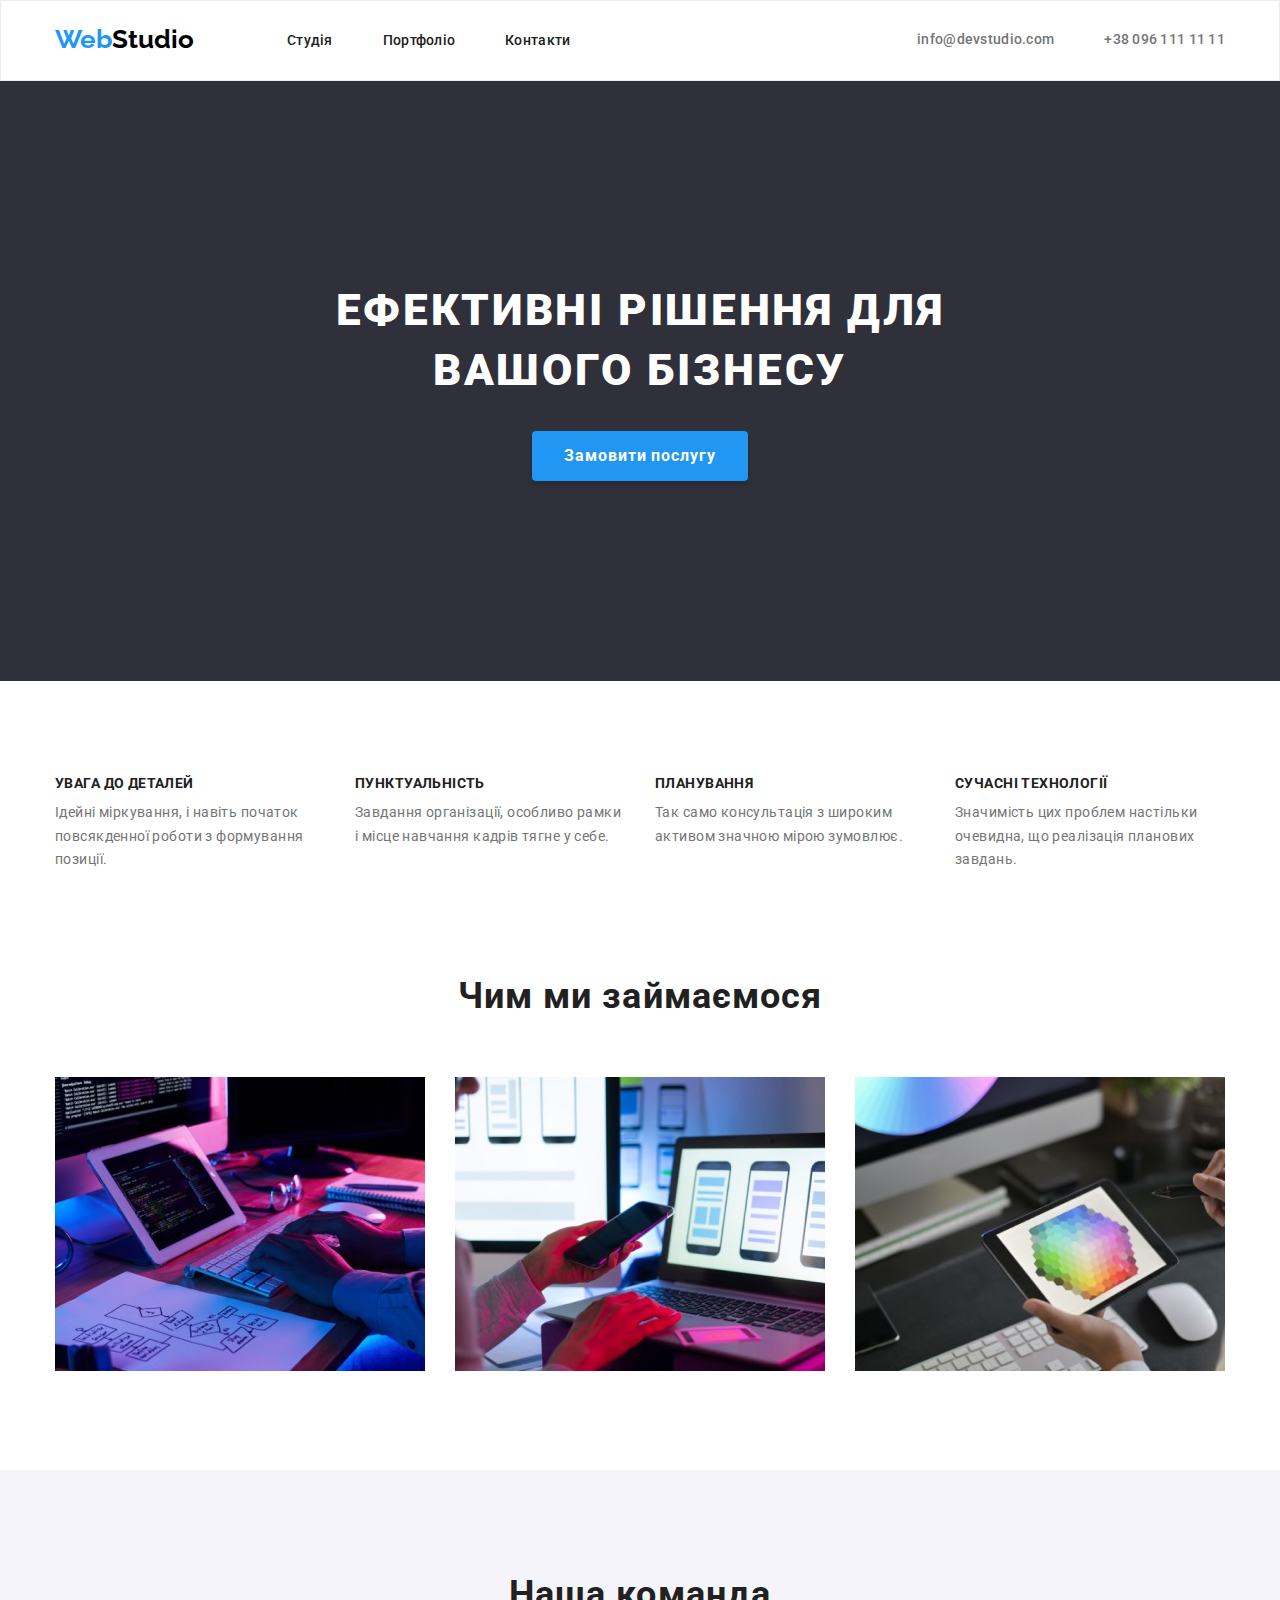
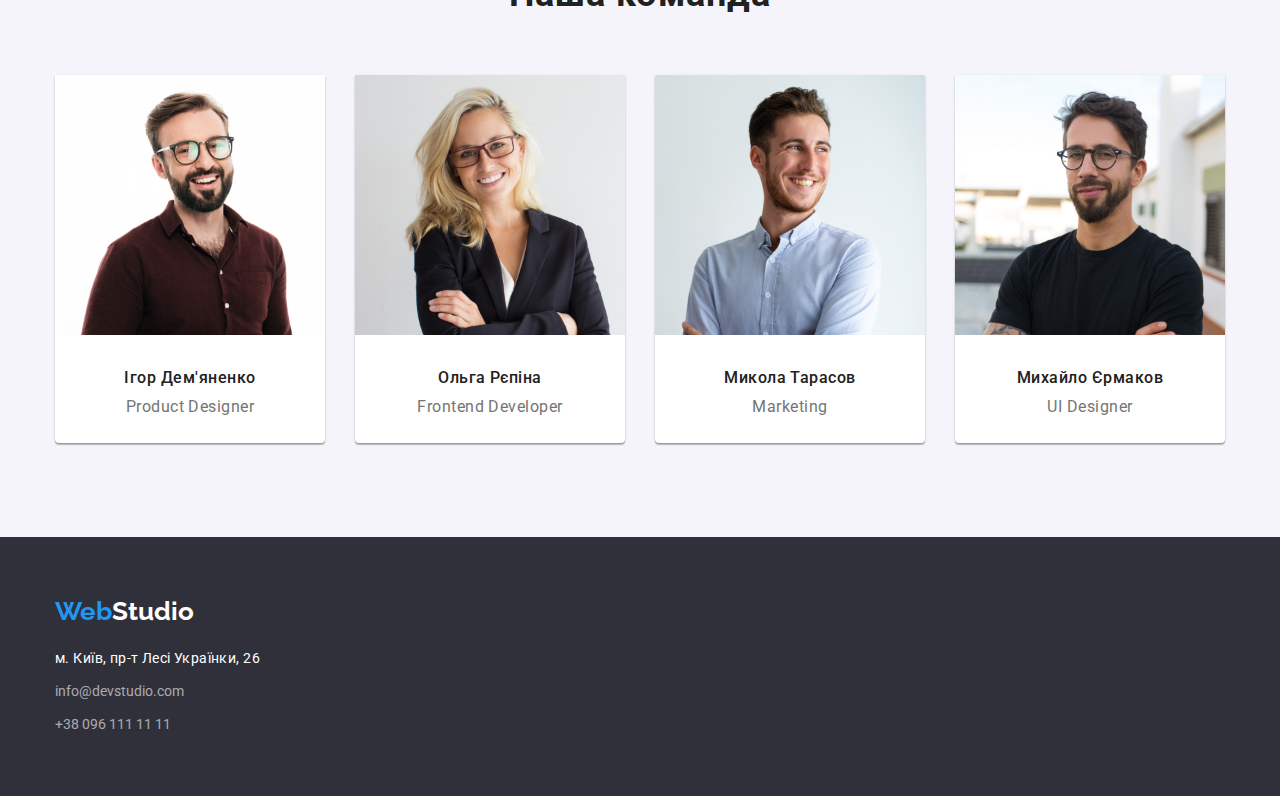
<file: index.html>
<!DOCTYPE html>
<html lang="uk">

<head>
  <meta charset="UTF-8">
  <meta name="viewport" content="width=device-width, initial-scale=1.0">
  <link href="https://fonts.googleapis.com/css2?family=Raleway:wght@700&family=Roboto:wght@400;500;700;900&display=swap"
    rel="stylesheet">
  <link rel="stylesheet" href="./css/modern-normalize.css">
  <link rel="stylesheet" href="./css/styles.css">
  <title>Студія</title>
</head>

<body>

  <!--Header-->
  <header>
    <div class="container header-wrapper">
      <nav class="nav">
        <a class="logo-col" href="./index.html"><span class="logo">Web</span>Studio</a>
        <ul class="nav-list">
          <li><a class="link" href="./index.html">Студія</a></li>
          <li><a class="link" href="./portfolio.html">Портфоліо</a></li>
          <li><a class="link link-cont" href="#">Контакти</a></li>
        </ul>
      </nav>
      <ul class="contacts-list">
        <li><a class="contacts" href="mailto:info@devstudio.com">info@devstudio.com</a></li>
        <li><a class="contacts contacts-tel" href="tel:+380961111111">+38 096 111 11 11</a></li>
      </ul>
    </div>

  </header>

  <!--Main content-->

  <main>

    <section class="section first-block">

      <h1 class="blocktext">ЕФЕКТИВНІ РІШЕННЯ ДЛЯ ВАШОГО БІЗНЕСУ</h1>
      <button class="order-btn">Замовити послугу</button>

    </section>

    <section class="section section-content">
      <div class="container">
        <!--<h2>Наші переваги</h2>-->
        <ul class="features-box">
          <li class="feature">
            <h3 class="benefits">УВАГА ДО ДЕТАЛЕЙ</h3>
            <p class="text">
              Ідейні міркування, і навіть початок повсякденної роботи з формування позиції.
            </p>
          </li>
          <li class="feature">
            <h3 class="benefits">ПУНКТУАЛЬНІСТЬ</h3>
            <p class="text">
              Завдання організації, особливо рамки і місце навчання кадрів тягне у себе.
            </p>
          </li>
          <li class="feature">
            <h3 class="benefits">ПЛАНУВАННЯ</h3>
            <p class="text">
              Так само консультація з широким активом значною мірою зумовлює.
            </p>
          </li>
          <li class="feature">
            <h3 class="benefits">СУЧАСНІ ТЕХНОЛОГІЇ</h3>
            <p class="text">
              Значимість цих проблем настільки очевидна, що реалізація планових завдань.
            </p>
          </li>
        </ul>
      </div>
    </section>
    <section class="section">
      <div class="container">
        <h2 class="large-header">Чим ми займаємося</h2>
        <ul class="work-photo">
          <li class="specialty">
            <img src="./images/index/img.jpg" alt="Програмування" width="370">
          </li>
          <li class="specialty">
            <img src="./images/index/img2.jpg" alt="Розробка додатків" width="370">
          </li>
          <li class="specialty">
            <img src="./images/index/img3.jpg" alt="Веб-дизайн" width="370">
          </li>
        </ul>
      </div>
    </section>

    <section class="section team">
      <div class="container container-team">
        <h2 class="large-header">Наша команда</h2>
        <ul class="cards-set">
          <li class="card">
            <img src="./images/index/photo1.jpg" alt="Працівник Игорь" width="270">
            <h3 class="name">Ігор Дем'яненко</h3>
            <p class="position">Product Designer</p>
          </li>
          <li class="card">
            <img src="./images/index/photo2.jpg" alt="Працівник Ольга" width="270">
            <h3 class="name">Ольга Рєпіна</h3>
            <p class="position">Frontend Developer</p>
          </li>
          <li class="card">
            <img src="./images/index/photo3.jpg" alt="Працівник Николай" width="270">
            <h3 class="name">Микола Тарасов</h3>
            <p class="position">Marketing</p>
          </li>
          <li class="card">
            <img src="./images/index/photo4.jpg" alt="Працівник Михаил" width="270">
            <h3 class="name">Михайло Єрмаков</h3>
            <p class="position">UI Designer</p>
          </li>
        </ul>
      </div>
    </section>


  </main>
  <footer class="footer">
    <div class="container">
      <a class="footer-logo" href="./index.html"><span class="logo">Web</span>Studio</a>
      <address>
        <a class="footer-item" href="https://goo.gl/maps/DmpzDfKuA3Ak4CY98" target="_blank" rel="noopener noreferrer">м.
          Київ, пр-т Лесі
          Українки, 26</a>
        <a class="footer-contacts" href="mailto:info@devstudio.com">info@devstudio.com</a>
        <a class="footer-contacts" href="tel:+380961111111">+38 096 111 11 11</a>
      </address>
    </div>

  </footer>
</body>

</html>
</file>
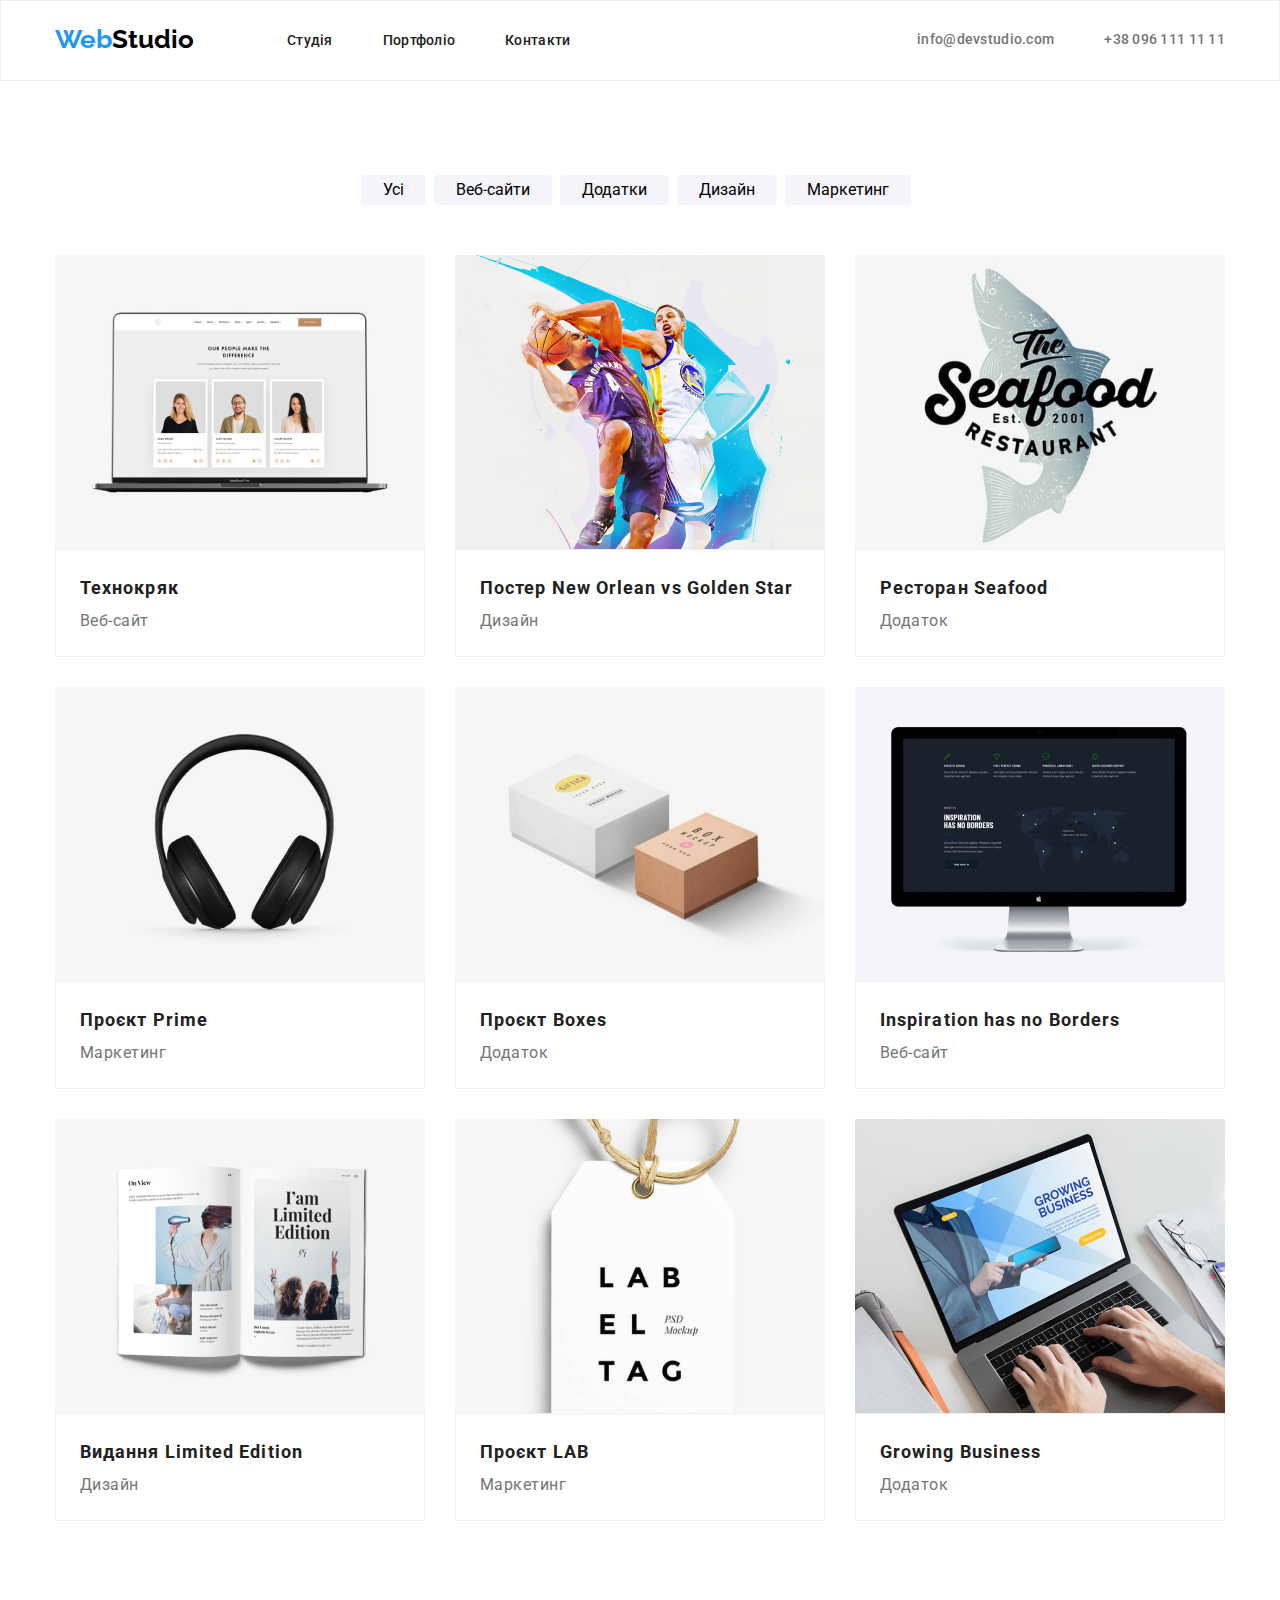
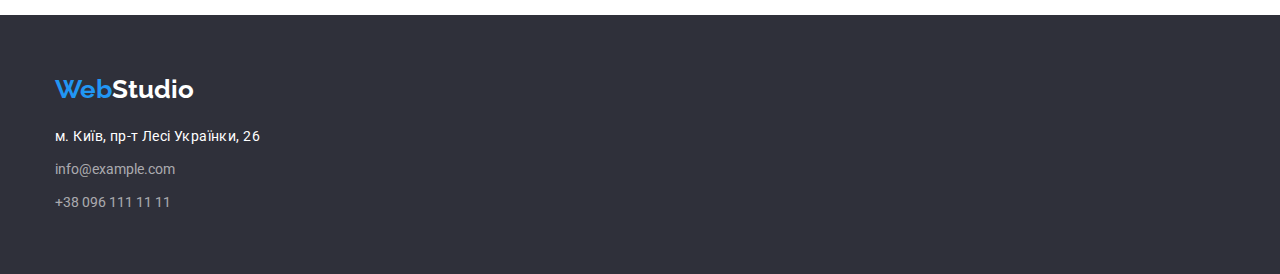
<file: portfolio.html>
<!DOCTYPE html>
<html lang="uk">

<head>
    <meta charset="UTF-8">
    <meta http-equiv="X-UA-Compatible" content="IE=edge">
    <meta name="viewport" content="width=device-width, initial-scale=1.0">
    <link
        href="https://fonts.googleapis.com/css2?family=Raleway:wght@700&family=Roboto:wght@400;500;700;900&display=swap"
        rel="stylesheet">
    <link rel="stylesheet" href="./css/modern-normalize.css">
    <link rel="stylesheet" href="./css/styles.css">
    <title>Portfolio</title>
</head>

<body>
    <header>
        <div class="container header-wrapper">
            <nav class="nav">
                <a class="logo-col" href="./index.html"><span class="logo">Web</span>Studio</a>
                <ul class="nav-list">
                    <li><a class="link" href="./index.html">Студія</a></li>
                    <li><a class="link" href="./portfolio.html">Портфоліо</a></li>
                    <li><a class="link link-cont" href="#">Контакти</a></li>
                </ul>
            </nav>
            <ul class="contacts-list">
                <li><a class="contacts" href="mailto:info@devstudio.com">info@devstudio.com</a></li>
                <li><a class="contacts contacts-tel" href="tel:+380961111111">+38 096 111 11 11</a></li>
            </ul>
        </div>

    </header>

    <main class="main">
        <!-- <h1>Портфолио</h1> -->
        <section class="section">

            <div class="container">
                <ul class="filter-list">
                    <li class="filter-item"><button class="filter-btn" type="button">Усі</button></li>
                    <li class="filter-item"><button class="filter-btn" type="button">Веб-сайти</button></li>
                    <li class="filter-item"><button class="filter-btn" type="button">Додатки</button></li>
                    <li class="filter-item"><button class="filter-btn" type="button">Дизайн</button></li>
                    <li class="filter-item"><button class="filter-btn" type="button">Маркетинг</button></li>
                </ul>
                <ul class="portfolio-item">
                    <li class="portfolio-list">
                        <a class="item" href="#">
                            <img class="images" src="./images/portfolio/img(0).jpg" alt="Технокряк" width="370" height="294">
                            <div class="filling">
                                <h2 class="name-services">Технокряк</h2>
                                <p class="services">Веб-сайт</p>
                            </div>
                        </a>
                    </li>
                    <li class="portfolio-list">
                        <a class="item" href="#">
                            <img class="images" src="./images/portfolio/img(1).jpg" alt="Постер New Orlean vs Golden Star" width="370"
                                height="294">
                            <div class="filling">
                                <h2 class="name-services">Постер New Orlean vs Golden Star</h2>
                                <p class="services">Дизайн</p>
                            </div>
                        </a>
                    </li>
                    <li class="portfolio-list">
                        <a class="item" href="#">
                            <img class="images" src="./images/portfolio/img(2).jpg" alt="Ресторан Seafood" width="370" height="294">
                            <div class="filling">
                                <h2 class="name-services">Ресторан Seafood</h2>
                                <p class="services">Додаток</p>
                            </div>
                        </a>
                    </li>
                    <li class="portfolio-list">
                        <a class="item" href="#">
                            <img class="images" src="./images/portfolio/img(3).jpg" alt="Проєкт Prime" width="370" height="294">
                            <div class="filling">
                                <h2 class="name-services">Проєкт Prime</h2>
                                <p class="services">Маркетинг</p>
                            </div>
                        </a>
                    </li>
                    <li class="portfolio-list">
                        <a class="item" href="#">
                            <img class="images" src="./images/portfolio/img(4).jpg" alt="Проєкт Boxes" width="370" height="294">
                            <div class="filling">
                                <h2 class="name-services">Проєкт Boxes</h2>
                                <p class="services">Додаток</p>
                            </div>
                        </a>
                    </li>
                    <li class="portfolio-list">
                        <a class="item" href="#">
                            <img class="images" src="./images/portfolio/img(5).jpg" alt="Inspiration has no Borders" width="370"
                                height="294">
                            <div class="filling">
                                <h2 class="name-services">Inspiration has no Borders</h2>
                                <p class="services">Веб-сайт</p>
                            </div>
                        </a>
                    </li>
                    <li class="portfolio-list">
                        <a class="item" href="#">
                            <img class="images" src="./images/portfolio/img(6).jpg" alt="Видання Limited Edition" width="370"
                                height="294">
                            <div class="filling">
                                <h2 class="name-services">Видання Limited Edition</h2>
                                <p class="services">Дизайн</p>
                            </div>

                        </a>
                    </li>

                    <li class="portfolio-list">
                        <a class="item" href="#">
                            <img class="images" src="./images/portfolio/img(7).jpg" alt="Проєкт LAB" width="370" height="294">
                            <div class="filling">
                                <h2 class="name-services">Проєкт LAB</h2>
                                <p class="services">Маркетинг</p>
                            </div>
                        </a>
                    </li>

                    <li class="portfolio-list">
                        <a class="item" href="#">
                            <img class="images" src="./images/portfolio/img(8).jpg" alt="Growing Business" width="370" height="294">
                            <div class="filling">
                                <h2 class="name-services">Growing Business</h2>
                                <p class="services">Додаток</p>
                            </div>

                        </a>
                    </li>
                </ul>
            </div>
        </section>

    </main>

    <footer class="footer">
        <div class="container footer-wrapper">
            <a class="footer-logo" href="./index.html"><span class="logo">Web</span>Studio</a>
            <address>
                <a class="footer-item" href="https://goo.gl/maps/DmpzDfKuA3Ak4CY98" target="_blank"
                    rel="noopener noreferrer">м.
                    Київ, пр-т Лесі
                    Українки, 26</a>
                <a class="footer-contacts" href="mailto:info@example.com">info@example.com</a>
                <a class="footer-contacts" href="tel:+380961111111">+38 096 111 11 11</a>
            </address>
        </div>

    </footer>
</body>

</html>
</file>
<file: css/styles.css>
:root {
  /*Основний колір*/
  --c-dark: #212121;
  --c-blue: #2196f3;
  --c-black: #000000;
  --c-gray: #757575;
  --c-white: #ffffff;
  /*Фон*/
  --bg-white: #ffffff;
  --bg-c-dark-grey: #2f303a;
  --bg-c-blue-white: #188ce8;
  --bg-c-light-gray: #f5f4fa;
  --bg-c-white: #ffffff;
  --bg-c-blue: #2196f3;
  /*Колір рамок*/
  --brd-c-gray: #eeeeee;
  --brd-c-light-gray: #ececec;
}

h1,
h2,
h3,
h4,
h5,
h6,
p,
ul {
  margin: 0;
  padding: 0;
}

body {
  font-family: "Roboto", sans-serif;
  font-style: normal;
  margin: auto;
  background: var(--bg-white);
  color: var(--c-dark);
  box-sizing: border-box;
}

header {
  position: sticky;
  background: var(--bg-white);
  border: 1px solid var(--brd-c-light-gray);
}
.section {
  padding: 94px 0;
}
.section-content {
  padding: 94px 0 0 0;
}
.container {
  max-width: 1200px;
  margin: 0 auto;
  padding: 0 15px;
}

.header-wrapper {
  display: flex;
  justify-content: space-between;
}

.nav {
  display: flex;
  align-items: center;
}

.nav-list {
  display: flex;
  list-style: none;
  margin: 0;
  padding: 0;
  gap: 50px;
  padding-inline: 93px 0;
  align-items: center;
}

.nav-list li:nth-of-type(4) {
  margin-left: 344px;
}

.nav-list li:nth-of-type(5) {
  margin-left: 50px;
}

.link {
  font-weight: 500;
  font-size: 14px;
  line-height: 1.1428;
  letter-spacing: 0.02em;
  text-decoration: none;
  color: var(--c-dark);
}

.link:hover,
.link:focus {
  color: var(--c-blue);
}

li {
  list-style-type: none;
}

.logo {
  font-family: "Raleway", sans-serif;
  color: var(--c-blue);
  font-weight: 700;
}

.logo-col {
  font-size: 26px;
  font-family: "Raleway", sans-serif;
  color: var(--c-black);
  font-weight: 700;
  text-decoration: none;
  padding-top: 24px;
  padding-bottom: 25px;
}

.contacts {
  color: var(--c-gray);
  font-weight: 500;
  font-size: 14px;
  text-decoration: none;
}
.contacts-tel {
  margin-left: 50px;
}

.contacts-list {
  font-family: Roboto;
  font-size: 14px;
  font-weight: 500;
  line-height: 1.14;
  letter-spacing: 0.02em;
  text-align: left;
  display: flex;
  align-items: center;
}

.contacts:visited {
  color: inherit;
}

.contacts:hover,
.contacts:focus {
  color: var(--c-blue);
}

/*Main content*/

.first-block {
  display: flex;
  justify-content: center;
  flex-direction: column;
  gap: 30px;
  align-items: center;
  background-color: var(--bg-c-dark-grey);
  color: var(--bg-white);
  padding: 200px 0;
}

.blocktext {
  width: 696px;
  font-weight: 900;
  font-size: 44px;
  line-height: 1.3636;
  text-align: center;
  letter-spacing: 0.06em;
  text-transform: uppercase;
  color: var(--c-white);
}

.order-btn {
  height: 50px;
  width: 216px;
  font-style: normal;
  font-weight: 700;
  font-size: 16px;
  line-height: 1.87;
  letter-spacing: 0.06em;
  background: var(--c-blue);
  box-shadow: 0px 4px 4px rgba(0, 0, 0, 0.15);
  border-radius: 4px;
  font-family: "Roboto", sans-serif;
  color: var(--bg-white);
  border: none;
  cursor: pointer;
}
.order-btn:hover,
.order-btn:focus {
  background-color: var(--bg-c-blue-white);
}

.features-box {
  display: flex;
  justify-content: center;
  align-items: flex-start;
  gap: 30px;
}

.feature {
  width: 270px;
}

.benefits {
  font-family: "Roboto";
  font-style: normal;
  font-weight: 700;
  font-size: 14px;
  line-height: 16px;
  letter-spacing: 0.03em;
  text-transform: uppercase;
  color: var(--c-dark);
  margin-bottom: 10px;
}

.text {
  font-family: Roboto;
  font-size: 14px;
  font-weight: 400;
  line-height: 1.7;
  letter-spacing: 0.03em;
  text-align: left;
  color: var(--c-gray);
}

.large-header {
  font-weight: 700;
  font-size: 36px;
  line-height: 1.7;
  text-align: center;
  letter-spacing: 0.03em;
  color: var(--c-dark);
  margin: 0 0 50px 0;
}
.work-photo {
  display: flex;
}
.specialty {
  margin-right: 30px;
}
.team {
  background-color: var(--bg-c-light-gray);
  display: flex;
  flex-direction: column;
}

.photo {
  width: 270px;
  height: 260px;
}

.cards-set {
  display: flex;
  justify-content: center;
  align-items: center;
  gap: 30px;
}

.card {
  width: 270px;
  height: 368px;
  background: var(--bg-white);
  box-shadow: 0px 1px 3px rgba(0, 0, 0, 0.12), 0px 1px 1px rgba(0, 0, 0, 0.14),
    0px 2px 1px rgba(0, 0, 0, 0.2);
  border-radius: 0px 0px 4px 4px;
}

.name {
  margin: 30px 0 10px 0;
  font-weight: 500;
  font-size: 16px;
  line-height: 1.18;
  text-align: center;
  letter-spacing: 0.03em;
  color: var(--c-dark);
}

.position {
  text-align: center;
  font-weight: 400;
  font-size: 16px;
  line-height: 1.18;
  text-align: center;
  letter-spacing: 0.03em;
  margin: 0 0 30px 0;
  color: var(--c-gray);
}

.footer {
  padding: 60px 0;
  background-color: var(--bg-c-dark-grey);
}

.footer-logo {
  font-family: "Raleway", sans-serif;
  color: var(--bg-white);
  font-weight: 700;
  font-size: 26px;
  text-decoration: none;
  margin-bottom: 20px;
  display: block;
}

.footer-item {
  font-style: normal;
  font-weight: 400;
  color: var(--bg-white);
  text-decoration: none;
  font-family: Roboto;
  font-size: 14px;
  line-height: 1.71;
  letter-spacing: 0.03em;
  text-align: left;
}

address {
  display: flex;
  flex-direction: column;
  font-style: normal;
}

.footer-contacts {
  font-size: 14px;
  line-height: 1.7;
  vertical-align: Top;
  color: rgba(255, 255, 255, 0.6);
  text-decoration: none;
  margin-top: 9px;
}

.footer-contacts:hover,
.footer-contacts:focus {
  color: var(--c-blue);
}

/*Portfolio*/
.main {
  background-color: var(--bg-c-white);
}

.filter-list {
  display: flex;
  justify-content: center;
}

.filter-item {
  font-size: 16px;
  line-height: 1.6;
  vertical-align: Top;
  padding-bottom: 50px;
  margin-right: 8px;
}
.filter-btn {
  padding: 6px 22px;
  border-radius: 4px;
  background-color: var(--bg-c-light-gray);
  cursor: pointer;
  border: 0ch;
}

.filter-btn:hover,
.filter-btn:focus {
  background-color: var(--bg-c-blue);
  color: var(--c-white);
}

.portfolio-item {
  display: flex;
  flex-wrap: wrap;
  justify-content: center;
  gap: 30px;
}

.portfolio-list {
  background: var(--bg-white);
}
.images {
  display: block;
}

.item {
  text-decoration: none;
}
.filling {
  padding: 20px 24px;
  border: 1px solid var(--brd-c-gray);
}

.name-services {
  font-family: Roboto;
  font-size: 18px;
  font-weight: 700;
  line-height: 2;
  letter-spacing: 0.06em;
  text-align: left;
  color: var(--c-dark);
}

.services {
  font-family: Roboto;
  font-size: 16px;
  font-weight: 400;
  line-height: 1.87;
  letter-spacing: 0.03em;
  text-align: left;
  color: var(--c-gray);
}
</file>
